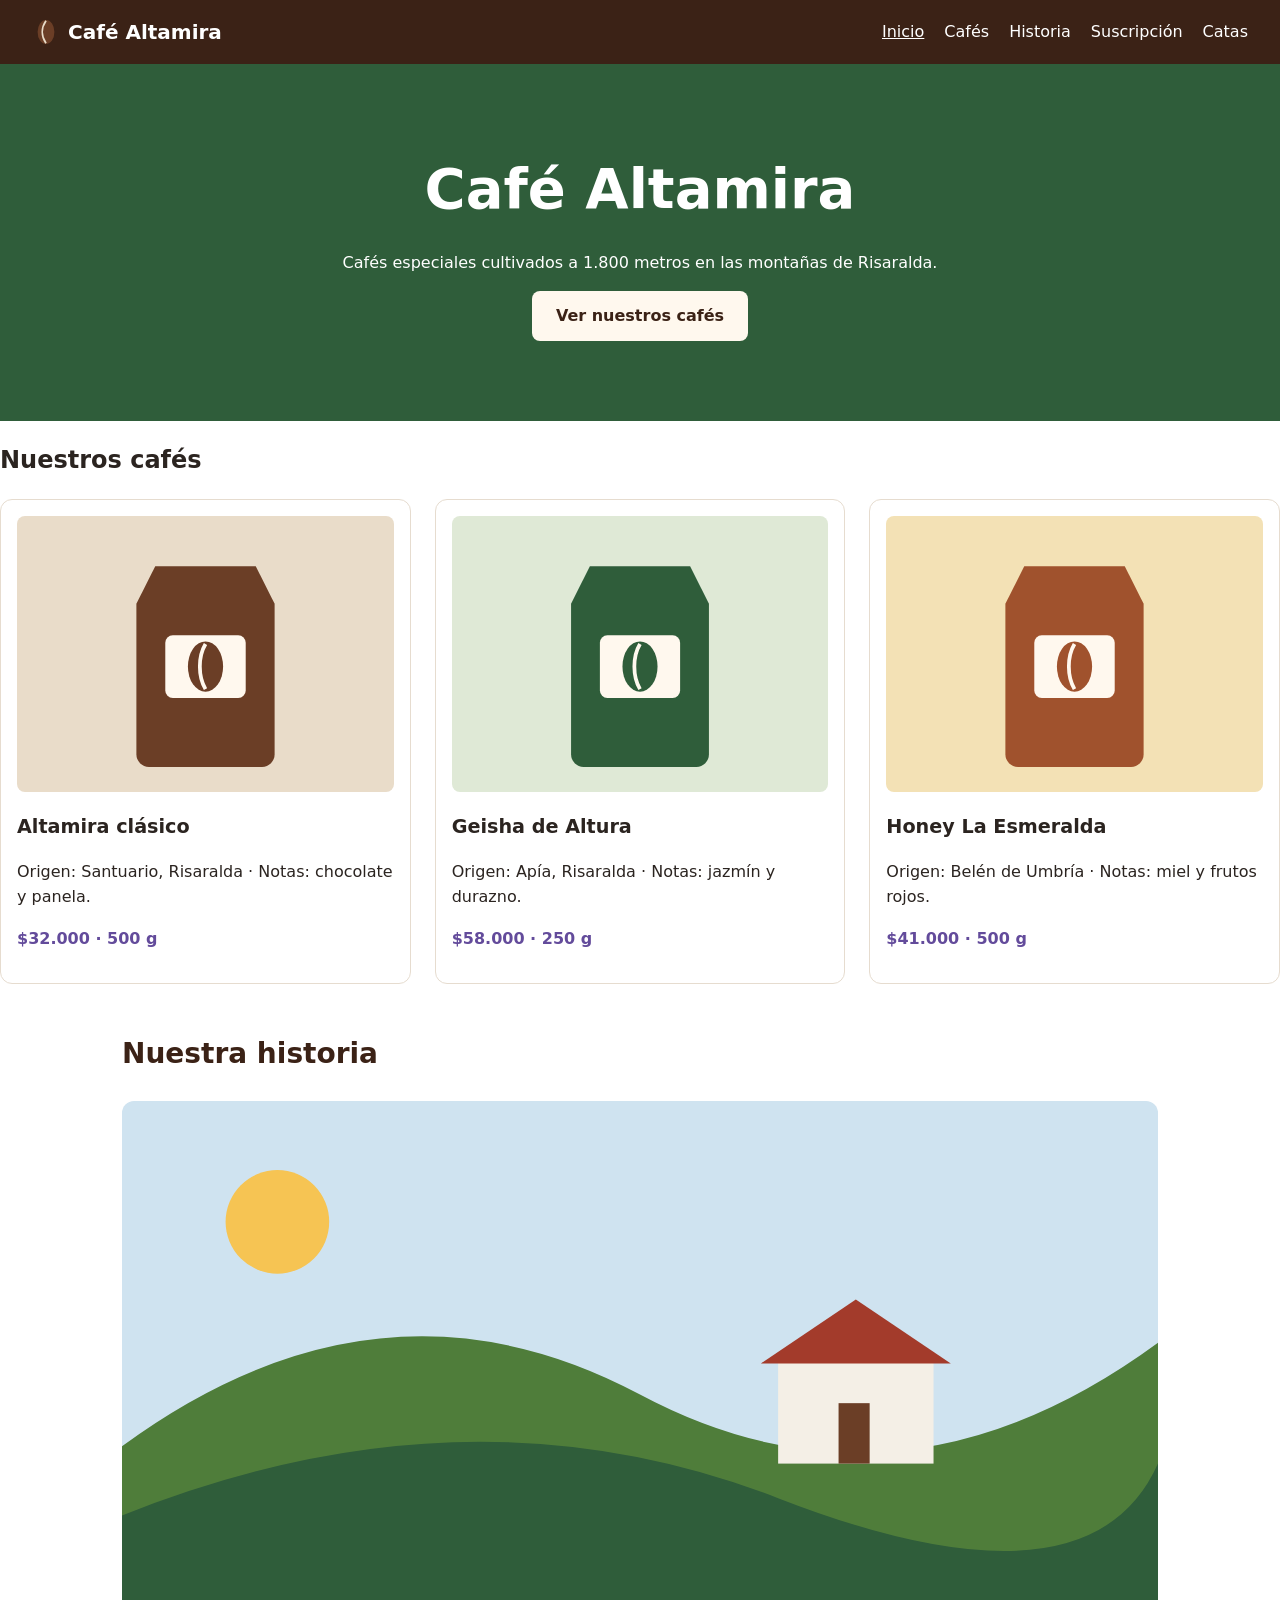
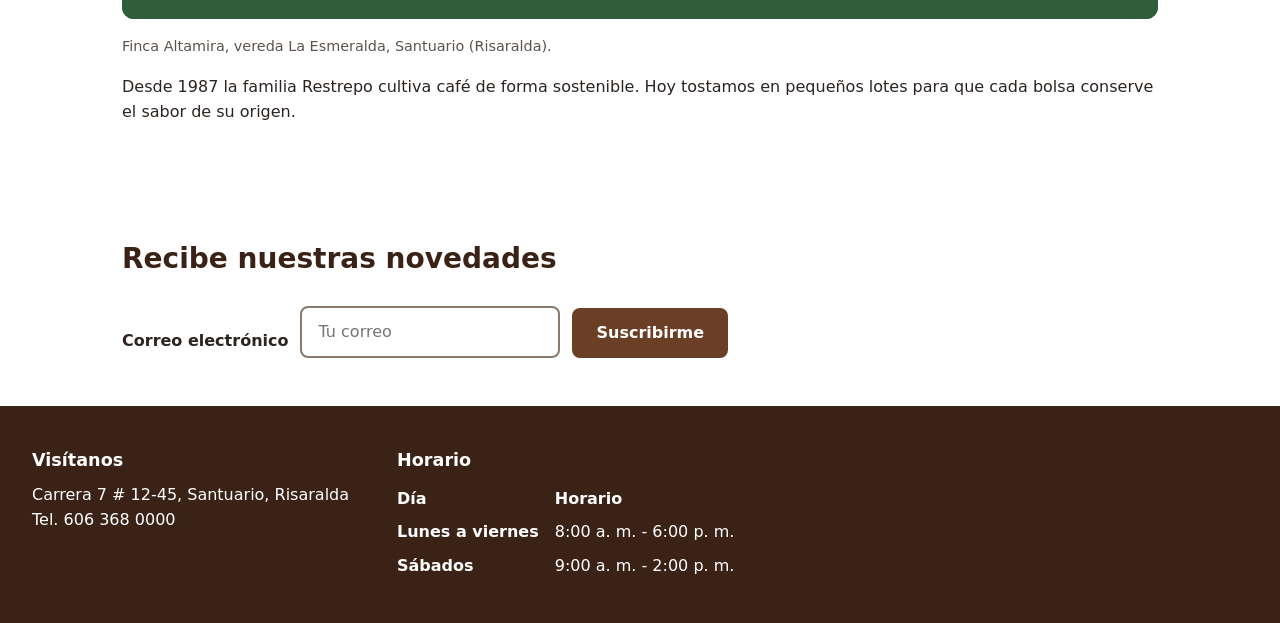
<file: index.html>
<!DOCTYPE html>
<html lang="es">
<head>
  <meta charset="UTF-8">
  <meta name="viewport" content="width=device-width, initial-scale=1.0">
  <title>Café Altamira · Cafés especiales del Eje Cafetero</title>
  <link rel="stylesheet" href="css/estilos.css">
</head>
<body>

  <!-- ============================================================
       TODO G1 (parte 1): el PRIMER elemento del body debe ser un enlace
       "Saltar al contenido" con class="saltar" que lleve a #contenido.
       ============================================================ -->

  <a class="saltar" href="#contenido">Saltar al contenido</a>
  
    <!-- ============================================================
       EJEMPLO RESUELTO 1 · Encabezado y navegación
       - <header> es un landmark: el lector de pantalla lo anuncia como "banner".
       - <nav> con aria-label distingue este menú de otros menús de la página.
       - Los enlaces van en una lista <ul>: el lector anuncia "lista, 4 elementos".
       ============================================================ -->


  <header class="encabezado">
    <a class="logo" href="index.html">
      <img src="img/grano.svg" alt="" width="28" height="28">
      Café Altamira
    </a>
    <nav aria-label="Principal">
      <ul class="menu">
        <li><a href="index.html" aria-current="page">Inicio</a></li>
        <li><a href="#cafes">Cafés</a></li>
        <li><a href="#historia">Historia</a></li>
        <li><a href="#suscripcion">Suscripción</a></li>
        <li><a href="eventos.html">Catas</a></li>
      </ul>
    </nav>
  </header>


  <!-- TODO G1 (parte 2): este div es el contenido principal.
       Conviértelo en <main id="contenido"> (y cierra con </main>). -->


  <main id="contenido">

    <div class="hero">
      <h1 class="titulo-grande">Café Altamira</h1>
      <p>Cafés especiales cultivados a 1.800 metros en las montañas de Risaralda.</p>
      <a class="boton" href="#cafes">Ver nuestros cafés</a>
    </div>

<!-- ============================================================
         TODO G2 · Catálogo
         - El contenedor debe ser <section id="cafes"> con un <h2>.
         - Cada producto debe ser un <article> con el nombre en <h3>.
         - Cada imagen necesita un alt que describa el producto (no el nombre del archivo).
         ============================================================ -->


    <section id="cafes">
      <h2>Nuestros cafés</h2>
      <div class="productos">
        <article class="producto">
          <img src="img/cafe-clasico.svg" width="300" height="220" alt="Bolsa de café Altamira Clásico de 500 gramos">
          <h3>Altamira clásico</h3>
          <p>Origen: Santuario, Risaralda · Notas: chocolate y panela.</p>
          <p class="precio">$32.000 · 500 g</p>
        </article>
        <article class="producto">
          <img src="img/cafe-geisha.svg" width="300" height="220" alt="Bolsa de café Geisha de Altura de 250 gramos">
          <h3>Geisha de Altura</h3>
          <p>Origen: Apía, Risaralda · Notas: jazmín y durazno.</p>
          <p class="precio">$58.000 · 250 g</p>
        </article>
        <article class="producto">
          <img src="img/cafe-honey.svg" width="300" height="220" alt="Bolsa de café Honey La Esmeralda de 500 gramos">
          <h3>Honey La Esmeralda</h3>
          <p>Origen: Belén de Umbría · Notas: miel y frutos rojos.</p>
          <p class="precio">$41.000 · 500 g</p>
        </article>
      </div>
    </section>

    <!-- ============================================================
         EJEMPLO RESUELTO 2 · Sección con figura
         - aria-labelledby une la sección con su título: el lector la anuncia
           como "región, Nuestra historia".
         - <figure> + <figcaption> asocian la imagen con su pie de foto.
         - El alt describe lo que se VE; el figcaption agrega contexto.
         ============================================================ -->


    <section id="historia" class="seccion" aria-labelledby="historia-titulo">
      <h2 id="historia-titulo">Nuestra historia</h2>
      <figure class="figura">
        <img src="img/finca.svg" width="600" height="300"
             alt="Casa de la finca con techo rojo entre montañas verdes cubiertas de cafetales">
        <figcaption>Finca Altamira, vereda La Esmeralda, Santuario (Risaralda).</figcaption>
      </figure>
      <p>Desde 1987 la familia Restrepo cultiva café de forma sostenible. Hoy tostamos
        en pequeños lotes para que cada bolsa conserve el sabor de su origen.</p>
    </section>

    <!-- ============================================================
         TODO G3 · Suscripción
         - Usa <section id="suscripcion"> con un <h2> y un <form> real.
         - El campo de correo necesita: <label for="...">, type="email", id y required.
         - El "botón" es un div con onclick: cámbialo por <button type="submit">.
         
  
============================================================ -->


    <section class="seccion" id="suscripcion">
      <h2 class="subtitulo">Recibe nuestras novedades</h2>
      <form class="formulario" action="#" method="post">
        <label for="correo">Correo electrónico</label>
        <input type="email" id="correo" name="correo" placeholder="Tu correo" required>
        <button class="boton" type="submit">Suscribirme</button>
      </form>
    </section>

  </main>

  <!-- ============================================================
       TODO G4 · Pie de página
       - El contenedor debe ser <footer>.
       - La dirección y el teléfono van dentro de <address>.
       - El horario es una tabla de datos: <table> con <caption>,
         y celdas de encabezado <th scope="col"> / <th scope="row">.
    
 ============================================================ -->


  <footer class="pie">
    <div>
      <h2 class="pie-titulo">Visítanos</h2>
      <address>
        Carrera 7 # 12-45, Santuario, Risaralda<br>
        Tel. 606 368 0000
      </address>
    </div>
    <div>
      <table>
        <caption class="pie-titulo">Horario</caption>
        <thead>
          <tr>
            <th scope="col">Día</th>
            <th scope="col">Horario</th>
          </tr>
        </thead>
        <tbody>
          <tr>
            <th scope="row">Lunes a viernes</th>
            <td>8:00 a. m. - 6:00 p. m.</td>
          </tr>
          <tr>
            <th scope="row">Sábados</th>
            <td>9:00 a. m. - 2:00 p. m.</td>
          </tr>
        </tbody>
      </table>
    </div>
  </footer>
</body>
</html>
</file>
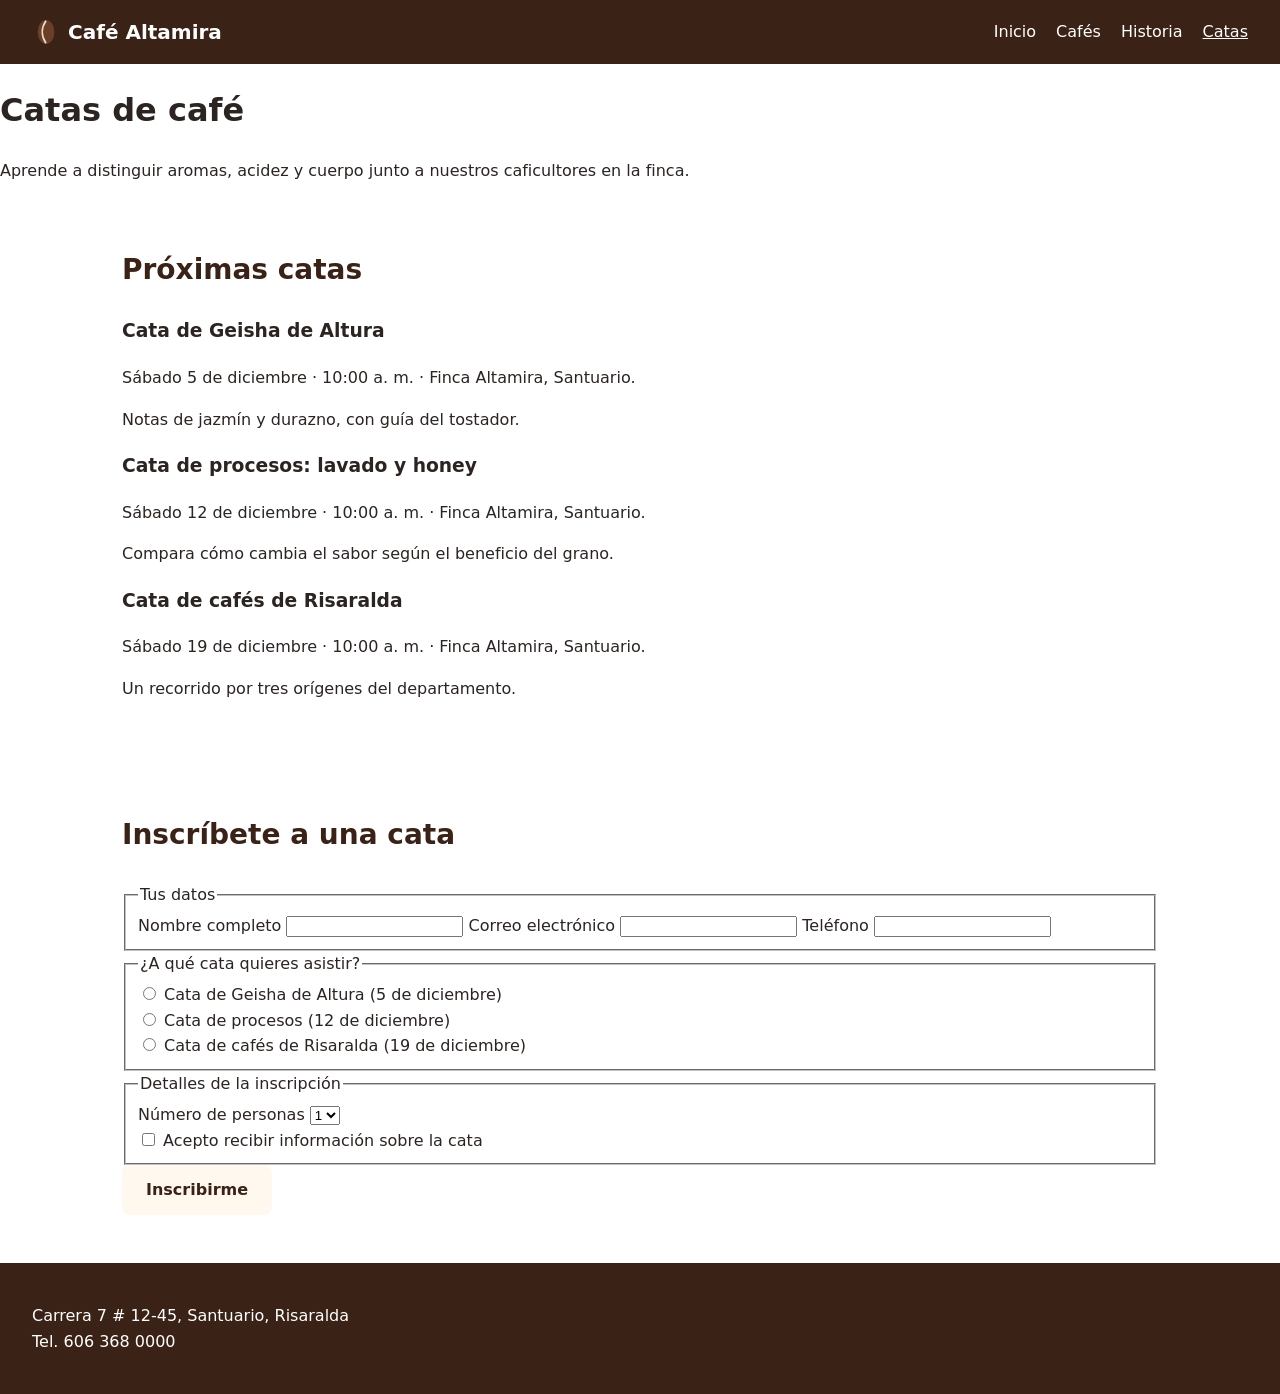
<file: eventos.html>
<!DOCTYPE html>
<html lang="es">
<head>
  <meta charset="UTF-8">
  <meta name="viewport" content="width=device-width, initial-scale=1.0">
  <title>Catas de café · Café Altamira</title>
  <link rel="stylesheet" href="css/estilos.css">
</head>
<body>
  <a class="saltar" href="#contenido">Saltar al contenido</a>

  <header class="encabezado">
    <a class="logo" href="index.html">
      <img src="img/grano.svg" alt="" width="28" height="28">
      Café Altamira
    </a>
    <nav aria-label="Principal">
      <ul class="menu">
        <li><a href="index.html">Inicio</a></li>
        <li><a href="index.html#cafes">Cafés</a></li>
        <li><a href="index.html#historia">Historia</a></li>
        <li><a href="eventos.html" aria-current="page">Catas</a></li>
      </ul>
    </nav>
  </header>

  <main id="contenido">
    <h1>Catas de café</h1>
    <p>Aprende a distinguir aromas, acidez y cuerpo junto a nuestros caficultores en la finca.</p>

    <section id="catas" class="seccion" aria-labelledby="catas-titulo">
      <h2 id="catas-titulo">Próximas catas</h2>

      <article>
        <h3>Cata de Geisha de Altura</h3>
        <p>Sábado 5 de diciembre · 10:00 a. m. · Finca Altamira, Santuario.</p>
        <p>Notas de jazmín y durazno, con guía del tostador.</p>
      </article>

      <article>
        <h3>Cata de procesos: lavado y honey</h3>
        <p>Sábado 12 de diciembre · 10:00 a. m. · Finca Altamira, Santuario.</p>
        <p>Compara cómo cambia el sabor según el beneficio del grano.</p>
      </article>

      <article>
        <h3>Cata de cafés de Risaralda</h3>
        <p>Sábado 19 de diciembre · 10:00 a. m. · Finca Altamira, Santuario.</p>
        <p>Un recorrido por tres orígenes del departamento.</p>
      </article>
    </section>

    <section id="inscripcion" class="seccion" aria-labelledby="inscripcion-titulo">
      <h2 id="inscripcion-titulo">Inscríbete a una cata</h2>

      <form action="#" method="post">
        <fieldset>
          <legend>Tus datos</legend>

          <label for="nombre">Nombre completo</label>
          <input type="text" id="nombre" name="nombre" autocomplete="name" required>

          <label for="correo">Correo electrónico</label>
          <input type="email" id="correo" name="correo" autocomplete="email" required>

          <label for="telefono">Teléfono</label>
          <input type="tel" id="telefono" name="telefono" autocomplete="tel">
        </fieldset>

        <fieldset>
          <legend>¿A qué cata quieres asistir?</legend>

          <div>
            <input type="radio" id="cata-geisha" name="cata" value="geisha" required>
            <label for="cata-geisha">Cata de Geisha de Altura (5 de diciembre)</label>
          </div>
          <div>
            <input type="radio" id="cata-procesos" name="cata" value="procesos">
            <label for="cata-procesos">Cata de procesos (12 de diciembre)</label>
          </div>
          <div>
            <input type="radio" id="cata-risaralda" name="cata" value="risaralda">
            <label for="cata-risaralda">Cata de cafés de Risaralda (19 de diciembre)</label>
          </div>
        </fieldset>

        <fieldset>
          <legend>Detalles de la inscripción</legend>

          <label for="personas">Número de personas</label>
          <select id="personas" name="personas">
            <option value="1">1</option>
            <option value="2">2</option>
            <option value="3">3</option>
            <option value="4">4</option>
          </select>

          <div>
            <input type="checkbox" id="acepto" name="acepto" required>
            <label for="acepto">Acepto recibir información sobre la cata</label>
          </div>
        </fieldset>

        <button class="boton" type="submit">Inscribirme</button>
      </form>
    </section>
  </main>

  <footer class="pie">
    <address>
      Carrera 7 # 12-45, Santuario, Risaralda<br>
      Tel. 606 368 0000
    </address>
  </footer>
</body>
</html>
</file>
<file: css/estilos.css>
/* ===== Café Altamira · estilos base ===== */
:root {
  --cafe: #6b3e26;
  --cafe-oscuro: #3b2216;
  --verde: #2f5d3a;
  --crema: #fff8ee;
  --texto: #2b2420;
}

* { box-sizing: border-box; }

body {
  margin: 0;
  font-family: system-ui, "Segoe UI", Arial, sans-serif;
  color: var(--texto);
  background: #ffffff;
  line-height: 1.6;
}

/* TODO G1 (parte 4): esta regla esconde el foco y deja sin guía a quien
   navega con teclado. Bórrala y agrega una regla :focus-visible con un
   outline visible (por ejemplo 3px solid). */

:focus-visible {
    outline: 3px solid #1a73e8;
    outline-offset: 2px;
  }

/* Enlace "Saltar al contenido": oculto hasta que recibe el foco */
.saltar {
  position: absolute;
  left: 1rem;
  top: -3rem;
  padding: .5rem 1rem;
  background: var(--cafe-oscuro);
  color: #fff;
  z-index: 10;
}
.saltar:focus { top: 1rem; }

/* ----- Encabezado ----- */
.encabezado {
  display: flex;
  flex-wrap: wrap;
  justify-content: space-between;
  align-items: center;
  gap: 1rem;
  padding: 1rem 2rem;
  background: var(--cafe-oscuro);
}
.logo {
  display: flex;
  align-items: center;
  gap: .5rem;
  color: #fff;
  font-weight: 700;
  font-size: 1.25rem;
  text-decoration: none;
}
.menu {
  display: flex;
  flex-wrap: wrap;
  gap: .5rem 1.25rem;
  list-style: none;
  margin: 0;
  padding: 0;
}
.menu a { color: #fff; text-decoration: none; }
.menu a:hover,
.menu a[aria-current="page"] { text-decoration: underline; }

/* ----- Portada ----- */
.hero {
  padding: 5rem 2rem;
  text-align: center;
  background: var(--verde);
  color: #fff;
}
.hero h1,
.titulo-grande {
  margin: 0 0 .5rem;
  font-size: clamp(2rem, 6vw, 3.5rem);
  font-weight: 800;
}
.boton {
  display: inline-block;
  padding: .75rem 1.5rem;
  border: 0;
  border-radius: .5rem;
  background: var(--crema);
  color: var(--cafe-oscuro);
  font: inherit;
  font-weight: 700;
  text-decoration: none;
  cursor: pointer;
}

/* ----- Secciones ----- */
.seccion {
  max-width: 1100px;
  margin: 0 auto;
  padding: 3rem 2rem;
}
.seccion h2,
.subtitulo {
  font-size: 1.75rem;
  font-weight: 700;
  margin: 0 0 1.5rem;
  color: var(--cafe-oscuro);
}

/* ----- Catálogo ----- */
.productos {
  display: grid;
  grid-template-columns: repeat(auto-fit, minmax(240px, 1fr));
  gap: 1.5rem;
}
.producto {
  padding: 1rem;
  border: 1px solid #e6dccf;
  border-radius: .75rem;
  background: #fff;
}
.producto img { width: 100%; height: auto; border-radius: .5rem; }
.producto h3,
.nombre { font-size: 1.2rem; font-weight: 700; margin: .75rem 0 .25rem; }

/* TODO G2 (parte 4): este color tiene un contraste de 2.7:1 sobre blanco.
   WCAG AA pide 4.5:1. Cámbialo por uno más oscuro (por ejemplo var(--cafe)). */
.precio {
  font-weight: 700;
  color: #634b9b;
}

/* ----- Historia ----- */
.figura { margin: 0 0 1rem; }
.figura img { width: 100%; height: auto; border-radius: .75rem; }
.figura figcaption { font-size: .9rem; color: #5c534d; margin-top: .5rem; }

/* ----- Suscripción ----- */
.formulario {
  display: flex;
  flex-wrap: wrap;
  gap: .75rem;
  align-items: flex-end;
}
.formulario label { display: block; font-weight: 600; margin-bottom: .25rem; }
.formulario input {
  padding: .7rem 1rem;
  min-width: 260px;
  border: 2px solid #8a7a6d;
  border-radius: .5rem;
  font: inherit;
}
.formulario .boton { background: var(--cafe); color: #fff; }

/* ----- Pie ----- */
.pie {
  display: flex;
  flex-wrap: wrap;
  gap: 3rem;
  padding: 2.5rem 2rem;
  background: var(--cafe-oscuro);
  color: #fff;
}
.pie h2,
.pie-titulo { font-size: 1.1rem; font-weight: 700; margin: 0 0 .5rem; }
.pie address { font-style: normal; }
.pie a { color: #fff; }
.pie table { border-collapse: collapse; }
.pie caption { text-align: left; font-weight: 700; margin-bottom: .5rem; }
.pie th,
.pie td { text-align: left; padding: .25rem 1rem .25rem 0; }
</file>
